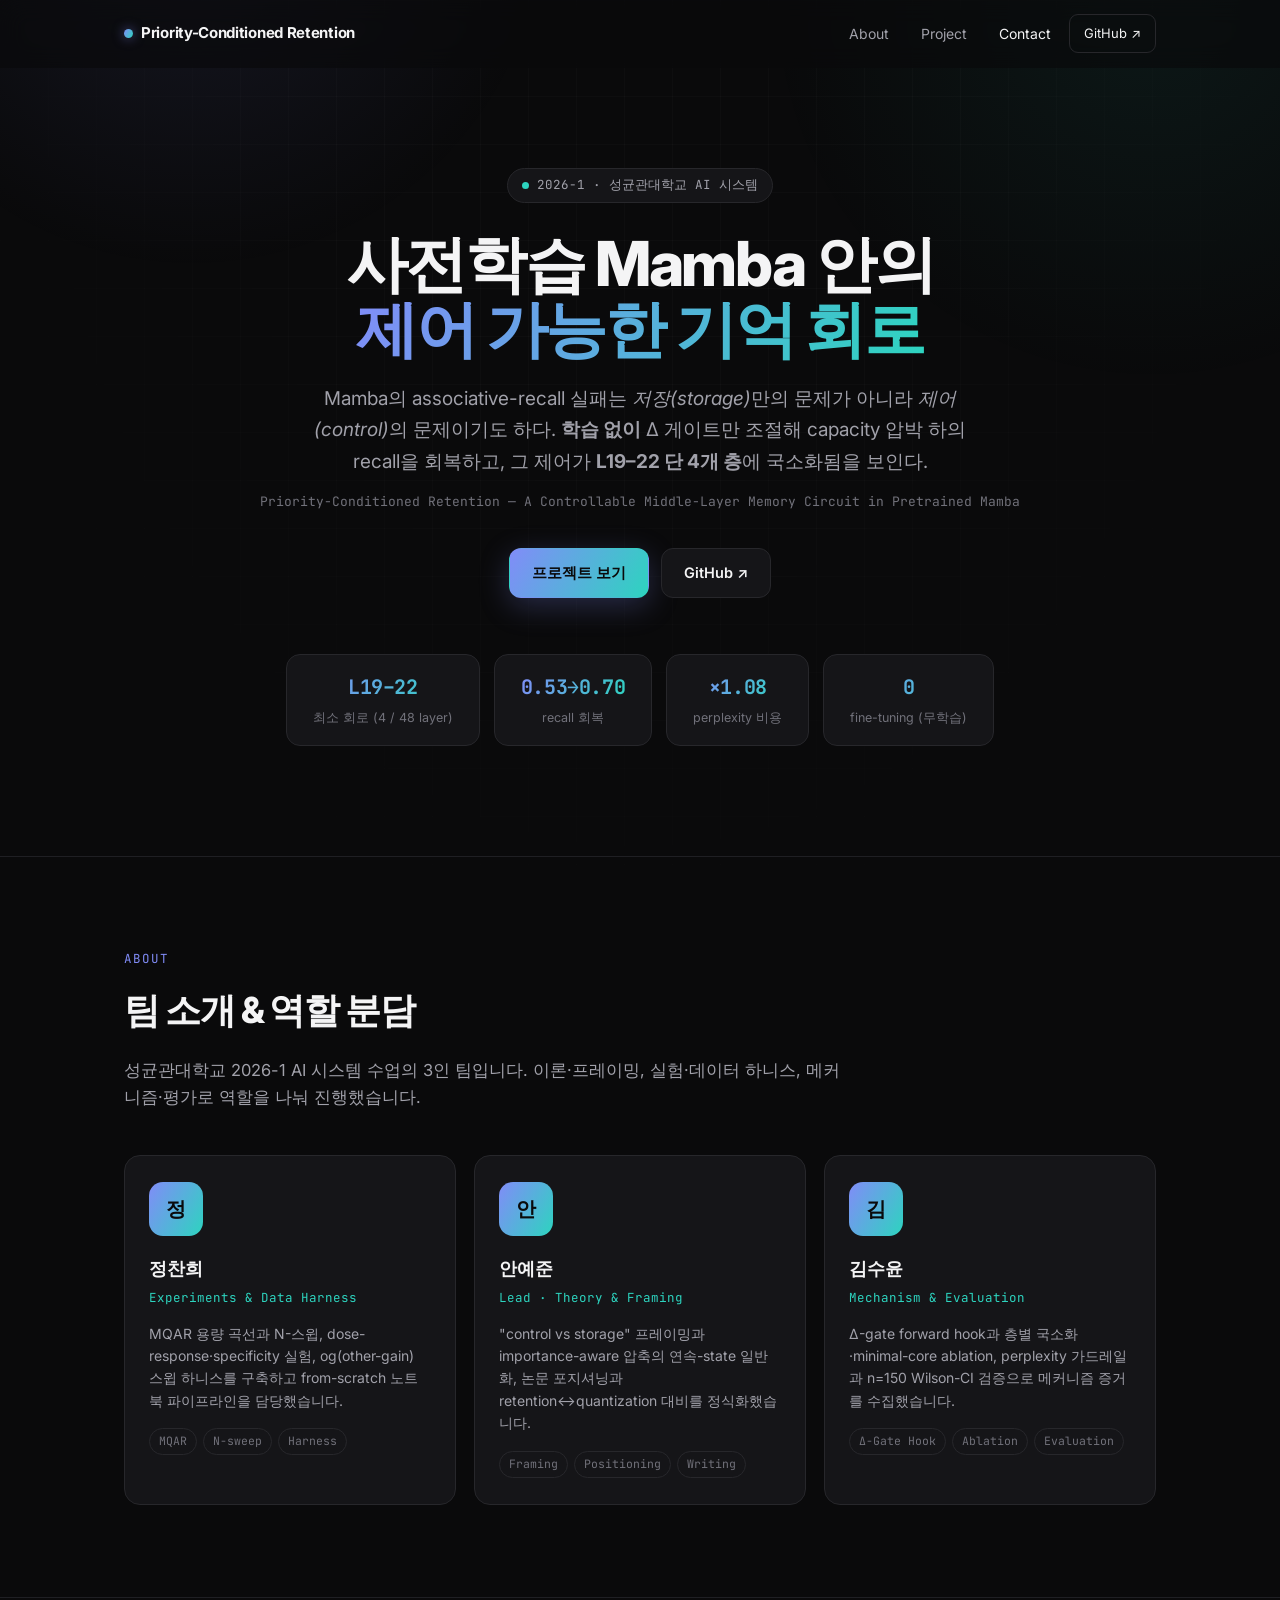
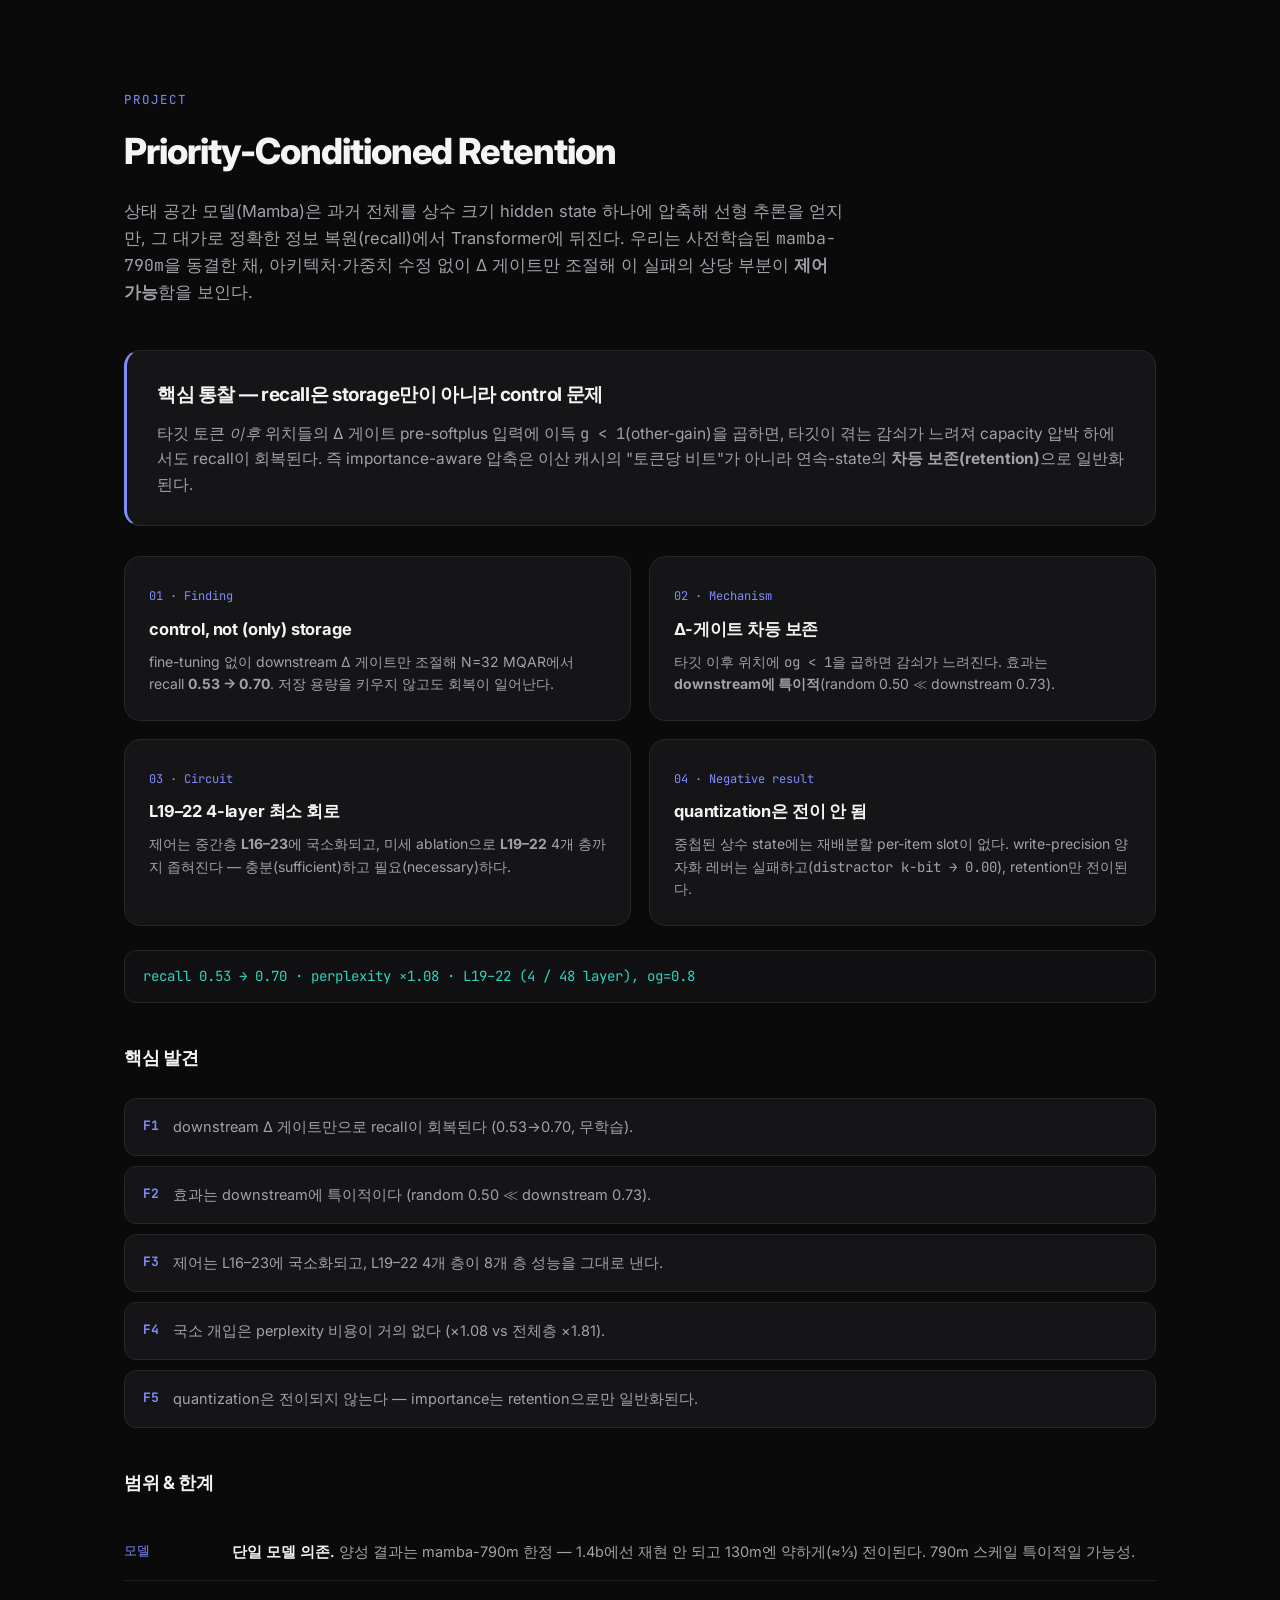
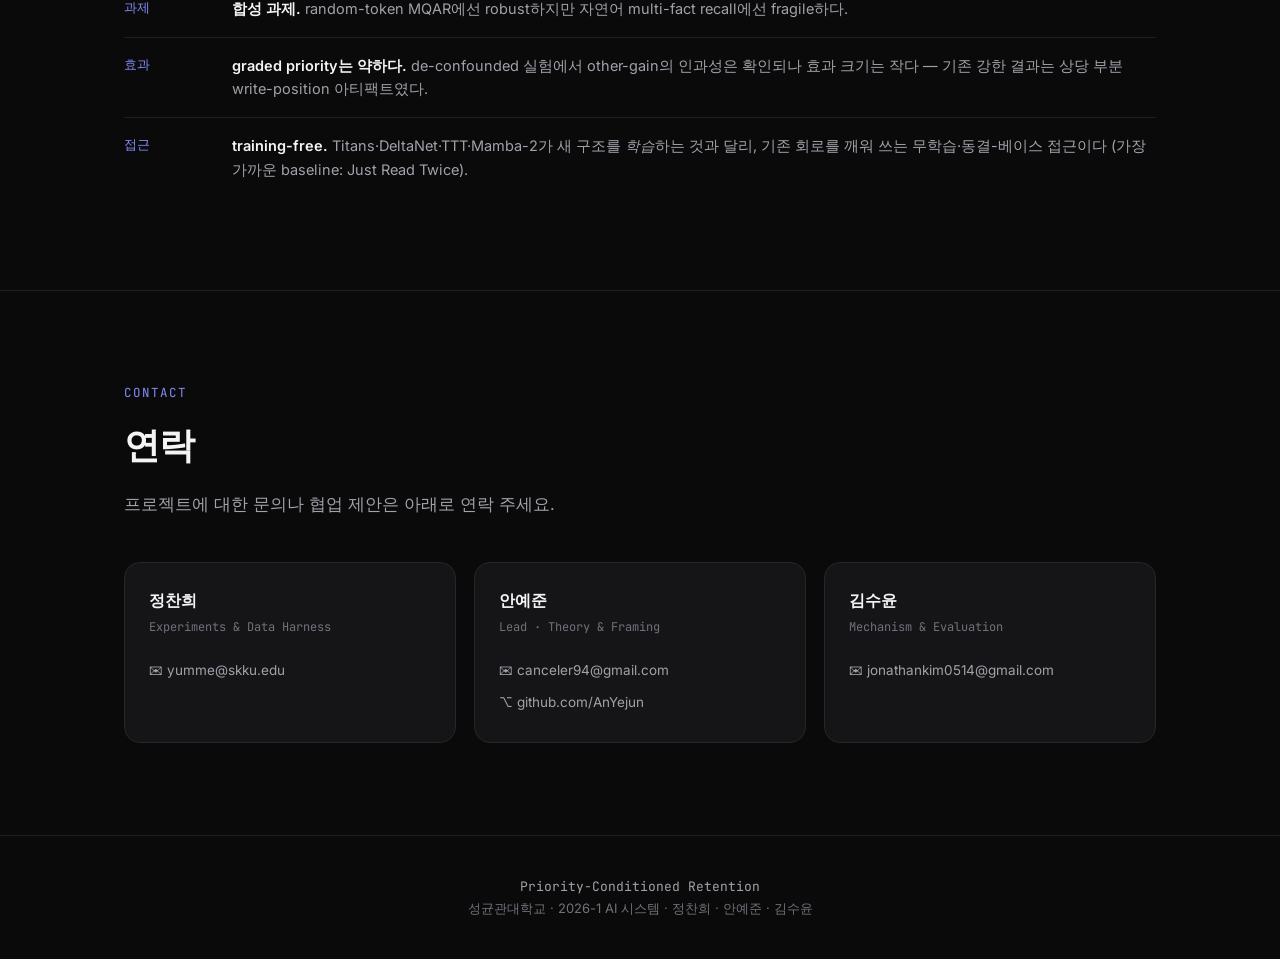
<file: site/index.html>
<!DOCTYPE html>
<html lang="ko">
<head>
  <meta charset="UTF-8" />
  <meta name="viewport" content="width=device-width, initial-scale=1.0" />
  <title>Priority-Conditioned Retention — SKKU AI System</title>
  <meta name="description" content="사전학습 Mamba 안의 제어 가능한 중간층 기억 회로. 학습 없이 Δ 게이트만 조절해 capacity 압박 하의 recall을 회복하고, L19–22 4-layer 최소 회로로 국소화한다. 성균관대 AI 시스템 팀 프로젝트." />
  <link rel="preconnect" href="https://fonts.googleapis.com" />
  <link rel="preconnect" href="https://fonts.gstatic.com" crossorigin />
  <link href="https://fonts.googleapis.com/css2?family=Inter:wght@400;500;600;700;800&family=JetBrains+Mono:wght@400;500&display=swap" rel="stylesheet" />
  <link rel="stylesheet" href="css/style.css" />
</head>
<body>

  <!-- ===== Nav ===== -->
  <nav class="nav">
    <div class="nav__inner">
      <a href="#top" class="nav__brand"><span class="dot"></span> Priority-Conditioned Retention</a>
      <button class="nav__burger" aria-label="menu">☰</button>
      <div class="nav__links">
        <a href="#about">About</a>
        <a href="#project">Project</a>
        <a href="#contact">Contact</a>
        <a href="https://github.com/AnYejun/mamba-quant-compression" class="nav__cta" target="_blank" rel="noopener">GitHub ↗</a>
      </div>
    </div>
  </nav>

  <!-- ===== Hero ===== -->
  <header class="hero" id="top">
    <div class="container">
      <span class="badge"><span class="pulse"></span> 2026-1 · 성균관대학교 AI 시스템</span>
      <h1>사전학습 Mamba 안의<br /><span class="accent-text">제어 가능한 기억 회로</span></h1>
      <p class="lede">Mamba의 associative-recall 실패는 <em>저장(storage)</em>만의 문제가 아니라
        <em>제어(control)</em>의 문제이기도 하다. <b>학습 없이</b> Δ 게이트만 조절해 capacity 압박 하의
        recall을 회복하고, 그 제어가 <b>L19–22 단 4개 층</b>에 국소화됨을 보인다.</p>
      <p class="sub mono">Priority-Conditioned Retention — A Controllable Middle-Layer Memory Circuit in Pretrained Mamba</p>
      <div class="hero__actions">
        <a href="#project" class="btn btn--primary">프로젝트 보기</a>
        <a href="https://github.com/AnYejun/mamba-quant-compression" class="btn btn--ghost" target="_blank" rel="noopener">GitHub ↗</a>
      </div>
      <div class="hero__stats">
        <div class="stat"><span class="stat__num accent-text">L19–22</span><span class="stat__label">최소 회로 (4 / 48 layer)</span></div>
        <div class="stat"><span class="stat__num accent-text">0.53→0.70</span><span class="stat__label">recall 회복</span></div>
        <div class="stat"><span class="stat__num accent-text">×1.08</span><span class="stat__label">perplexity 비용</span></div>
        <div class="stat"><span class="stat__num accent-text">0</span><span class="stat__label">fine-tuning (무학습)</span></div>
      </div>
    </div>
  </header>

  <!-- ===== About ===== -->
  <section class="section" id="about">
    <div class="container">
      <p class="section__eyebrow">About</p>
      <h2 class="section__title">팀 소개 &amp; 역할 분담</h2>
      <p class="section__intro">성균관대학교 2026-1 AI 시스템 수업의 3인 팀입니다. 이론·프레이밍,
        실험·데이터 하니스, 메커니즘·평가로 역할을 나눠 진행했습니다.</p>
      <div class="team-grid">
        <article class="member reveal">
          <div class="member__avatar">정</div>
          <div class="member__name">정찬희</div>
          <div class="member__role">Experiments &amp; Data Harness</div>
          <p class="member__desc">MQAR 용량 곡선과 N-스윕, dose-response·specificity 실험, og(other-gain) 스윕
            하니스를 구축하고 from-scratch 노트북 파이프라인을 담당했습니다.</p>
          <div class="member__tags"><span>MQAR</span><span>N-sweep</span><span>Harness</span></div>
        </article>
        <article class="member reveal">
          <div class="member__avatar">안</div>
          <div class="member__name">안예준</div>
          <div class="member__role">Lead · Theory &amp; Framing</div>
          <p class="member__desc">"control vs storage" 프레이밍과 importance-aware 압축의 연속-state 일반화,
            논문 포지셔닝과 retention↔quantization 대비를 정식화했습니다.</p>
          <div class="member__tags"><span>Framing</span><span>Positioning</span><span>Writing</span></div>
        </article>
        <article class="member reveal">
          <div class="member__avatar">김</div>
          <div class="member__name">김수윤</div>
          <div class="member__role">Mechanism &amp; Evaluation</div>
          <p class="member__desc">Δ-gate forward hook과 층별 국소화·minimal-core ablation, perplexity 가드레일과
            n=150 Wilson-CI 검증으로 메커니즘 증거를 수집했습니다.</p>
          <div class="member__tags"><span>Δ-Gate Hook</span><span>Ablation</span><span>Evaluation</span></div>
        </article>
      </div>
    </div>
  </section>

  <!-- ===== Project ===== -->
  <section class="section" id="project">
    <div class="container">
      <p class="section__eyebrow">Project</p>
      <h2 class="section__title">Priority-Conditioned Retention</h2>
      <p class="section__intro">상태 공간 모델(Mamba)은 과거 전체를 상수 크기 hidden state 하나에 압축해 선형 추론을 얻지만,
        그 대가로 정확한 정보 복원(recall)에서 Transformer에 뒤진다. 우리는 사전학습된
        <span class="mono">mamba-790m</span>을 동결한 채, 아키텍처·가중치 수정 없이 Δ 게이트만 조절해
        이 실패의 상당 부분이 <b>제어 가능</b>함을 보인다.</p>

      <div class="project-lead reveal">
        <h3>핵심 통찰 — recall은 storage만이 아니라 control 문제</h3>
        <p>타깃 토큰 <em>이후</em> 위치들의 Δ 게이트 pre-softplus 입력에 이득
          <span class="mono">g &lt; 1</span>(other-gain)을 곱하면, 타깃이 겪는 감쇠가 느려져 capacity 압박 하에서도
          recall이 회복된다. 즉 importance-aware 압축은 이산 캐시의 "토큰당 비트"가 아니라 연속-state의
          <b>차등 보존(retention)</b>으로 일반화된다.</p>
      </div>

      <div class="cards">
        <div class="card reveal">
          <span class="num">01 · Finding</span>
          <h4>control, not (only) storage</h4>
          <p>fine-tuning 없이 downstream Δ 게이트만 조절해 N=32 MQAR에서 recall
            <b>0.53 → 0.70</b>. 저장 용량을 키우지 않고도 회복이 일어난다.</p>
        </div>
        <div class="card reveal">
          <span class="num">02 · Mechanism</span>
          <h4>Δ-게이트 차등 보존</h4>
          <p>타깃 이후 위치에 <span class="mono">og &lt; 1</span>을 곱하면 감쇠가 느려진다.
            효과는 <b>downstream에 특이적</b>(random 0.50 ≪ downstream 0.73).</p>
        </div>
        <div class="card reveal">
          <span class="num">03 · Circuit</span>
          <h4>L19–22 4-layer 최소 회로</h4>
          <p>제어는 중간층 <b>L16–23</b>에 국소화되고, 미세 ablation으로
            <b>L19–22</b> 4개 층까지 좁혀진다 — 충분(sufficient)하고 필요(necessary)하다.</p>
        </div>
        <div class="card reveal">
          <span class="num">04 · Negative result</span>
          <h4>quantization은 전이 안 됨</h4>
          <p>중첩된 상수 state에는 재배분할 per-item slot이 없다. write-precision 양자화 레버는
            실패하고(<span class="mono">distractor k-bit → 0.00</span>), retention만 전이된다.</p>
        </div>
      </div>

      <div class="eq">recall 0.53 → 0.70   ·   perplexity ×1.08   ·   L19–22 (4 / 48 layer), og=0.8</div>

      <h3 style="margin-top:40px; font-size:18px; letter-spacing:-0.02em;">핵심 발견</h3>
      <ul class="hyp-list">
        <li><b>F1</b><span>downstream Δ 게이트만으로 recall이 회복된다 (0.53→0.70, 무학습).</span></li>
        <li><b>F2</b><span>효과는 downstream에 특이적이다 (random 0.50 ≪ downstream 0.73).</span></li>
        <li><b>F3</b><span>제어는 L16–23에 국소화되고, L19–22 4개 층이 8개 층 성능을 그대로 낸다.</span></li>
        <li><b>F4</b><span>국소 개입은 perplexity 비용이 거의 없다 (×1.08 vs 전체층 ×1.81).</span></li>
        <li><b>F5</b><span>quantization은 전이되지 않는다 — importance는 retention으로만 일반화된다.</span></li>
      </ul>

      <h3 style="margin-top:40px; font-size:18px; letter-spacing:-0.02em;">범위 &amp; 한계</h3>
      <div class="roadmap">
        <div class="roadmap__item reveal">
          <span class="roadmap__tier">모델</span>
          <span class="roadmap__body"><b>단일 모델 의존.</b> 양성 결과는 mamba-790m 한정 — 1.4b에선 재현 안 되고
            130m엔 약하게(≈⅓) 전이된다. 790m 스케일 특이적일 가능성.</span>
        </div>
        <div class="roadmap__item reveal">
          <span class="roadmap__tier">과제</span>
          <span class="roadmap__body"><b>합성 과제.</b> random-token MQAR에선 robust하지만 자연어 multi-fact
            recall에선 fragile하다.</span>
        </div>
        <div class="roadmap__item reveal">
          <span class="roadmap__tier">효과</span>
          <span class="roadmap__body"><b>graded priority는 약하다.</b> de-confounded 실험에서 other-gain의 인과성은
            확인되나 효과 크기는 작다 — 기존 강한 결과는 상당 부분 write-position 아티팩트였다.</span>
        </div>
        <div class="roadmap__item reveal">
          <span class="roadmap__tier">접근</span>
          <span class="roadmap__body"><b>training-free.</b> Titans·DeltaNet·TTT·Mamba-2가 새 구조를 <em>학습</em>하는 것과 달리,
            기존 회로를 깨워 쓰는 무학습·동결-베이스 접근이다 (가장 가까운 baseline: Just Read Twice).</span>
        </div>
      </div>
    </div>
  </section>

  <!-- ===== Contact ===== -->
  <section class="section" id="contact">
    <div class="container">
      <p class="section__eyebrow">Contact</p>
      <h2 class="section__title">연락</h2>
      <p class="section__intro">프로젝트에 대한 문의나 협업 제안은 아래로 연락 주세요.</p>
      <div class="contact-grid">
        <div class="contact-card reveal">
          <div class="who">정찬희</div>
          <div class="what">Experiments &amp; Data Harness</div>
          <a href="mailto:yumme@skku.edu">✉ yumme@skku.edu</a>
        </div>
        <div class="contact-card reveal">
          <div class="who">안예준</div>
          <div class="what">Lead · Theory &amp; Framing</div>
          <a href="mailto:canceler94@gmail.com">✉ canceler94@gmail.com</a>
          <a href="https://github.com/AnYejun" target="_blank" rel="noopener">⌥ github.com/AnYejun</a>
        </div>
        <div class="contact-card reveal">
          <div class="who">김수윤</div>
          <div class="what">Mechanism &amp; Evaluation</div>
          <a href="mailto:jonathankim0514@gmail.com">✉ jonathankim0514@gmail.com</a>
        </div>
      </div>
    </div>
  </section>

  <!-- ===== Footer ===== -->
  <footer class="footer">
    <div class="container">
      <p class="mono">Priority-Conditioned Retention</p>
      <p>성균관대학교 · 2026-1 AI 시스템 · 정찬희 · 안예준 · 김수윤</p>
    </div>
  </footer>

  <script src="js/main.js"></script>
</body>
</html>
</file>
<file: site/css/style.css>
/* ============================================================
   Mamba: The Quant Compression — SKKU AI System
   Dark minimal theme
   ============================================================ */

:root {
  --bg:        #0a0a0b;
  --bg-soft:   #101012;
  --surface:   #151518;
  --surface-2: #1b1b1f;
  --border:    #27272b;
  --border-soft: #1f1f23;
  --text:      #f4f4f5;
  --text-mut:  #a1a1aa;
  --text-dim:  #71717a;
  --accent:    #818cf8;
  --accent-2:  #2dd4bf;
  --grad: linear-gradient(120deg, #818cf8 0%, #2dd4bf 100%);
  --maxw: 1080px;
  --radius: 16px;
  --mono: ui-monospace, "SF Mono", "JetBrains Mono", "Menlo", monospace;
  --sans: "Inter", -apple-system, BlinkMacSystemFont, "Segoe UI", "Pretendard",
          "Apple SD Gothic Neo", "Malgun Gothic", sans-serif;
}

* { box-sizing: border-box; margin: 0; padding: 0; }

html { scroll-behavior: smooth; scroll-padding-top: 84px; }

body {
  font-family: var(--sans);
  background: var(--bg);
  color: var(--text);
  line-height: 1.65;
  -webkit-font-smoothing: antialiased;
  text-rendering: optimizeLegibility;
  overflow-x: hidden;
}

/* subtle grid / glow backdrop */
body::before {
  content: "";
  position: fixed;
  inset: 0;
  z-index: -2;
  background:
    radial-gradient(600px circle at 15% -10%, rgba(129,140,248,0.10), transparent 60%),
    radial-gradient(700px circle at 90% 0%, rgba(45,212,191,0.07), transparent 55%);
  pointer-events: none;
}
body::after {
  content: "";
  position: fixed;
  inset: 0;
  z-index: -1;
  background-image:
    linear-gradient(rgba(255,255,255,0.018) 1px, transparent 1px),
    linear-gradient(90deg, rgba(255,255,255,0.018) 1px, transparent 1px);
  background-size: 48px 48px;
  mask-image: radial-gradient(ellipse at 50% 0%, #000 35%, transparent 80%);
  pointer-events: none;
}

a { color: inherit; text-decoration: none; }
::selection { background: rgba(129,140,248,0.35); }

.container { max-width: var(--maxw); margin: 0 auto; padding: 0 24px; }

.accent-text {
  background: var(--grad);
  -webkit-background-clip: text;
  background-clip: text;
  color: transparent;
}

.mono { font-family: var(--mono); }

/* ---------------- Nav ---------------- */
.nav {
  position: fixed;
  top: 0; left: 0; right: 0;
  z-index: 50;
  backdrop-filter: blur(12px);
  background: rgba(10,10,11,0.66);
  border-bottom: 1px solid transparent;
  transition: border-color .3s ease, background .3s ease;
}
.nav.scrolled { border-bottom: 1px solid var(--border-soft); }
.nav__inner {
  max-width: var(--maxw);
  margin: 0 auto;
  padding: 14px 24px;
  display: flex;
  align-items: center;
  justify-content: space-between;
}
.nav__brand {
  font-weight: 700;
  letter-spacing: -0.02em;
  font-size: 15px;
  display: flex; align-items: center; gap: 8px;
}
.nav__brand .dot {
  width: 9px; height: 9px; border-radius: 50%;
  background: var(--grad);
  box-shadow: 0 0 12px rgba(129,140,248,0.6);
}
.nav__links { display: flex; gap: 4px; align-items: center; }
.nav__links a {
  font-size: 14px;
  color: var(--text-mut);
  padding: 8px 14px;
  border-radius: 9px;
  transition: color .2s, background .2s;
}
.nav__links a:hover { color: var(--text); background: var(--surface-2); }
.nav__links a.active { color: var(--text); }
.nav__cta {
  font-size: 13px !important;
  border: 1px solid var(--border);
  color: var(--text) !important;
}
.nav__cta:hover { border-color: var(--accent); background: rgba(129,140,248,0.08) !important; }
.nav__burger { display: none; background: none; border: 0; color: var(--text); cursor: pointer; font-size: 22px; }

/* ---------------- Hero ---------------- */
.hero {
  padding: 168px 0 110px;
  text-align: center;
}
.badge {
  display: inline-flex; align-items: center; gap: 8px;
  font-size: 12.5px; font-family: var(--mono);
  color: var(--text-mut);
  border: 1px solid var(--border);
  background: var(--surface);
  padding: 6px 14px; border-radius: 999px;
  margin-bottom: 28px;
}
.badge .pulse {
  width: 7px; height: 7px; border-radius: 50%; background: var(--accent-2);
  box-shadow: 0 0 0 0 rgba(45,212,191,0.6);
  animation: pulse 2.2s infinite;
}
@keyframes pulse {
  0% { box-shadow: 0 0 0 0 rgba(45,212,191,0.45); }
  70% { box-shadow: 0 0 0 8px rgba(45,212,191,0); }
  100% { box-shadow: 0 0 0 0 rgba(45,212,191,0); }
}
.hero h1 {
  font-size: clamp(34px, 6vw, 62px);
  line-height: 1.05;
  letter-spacing: -0.035em;
  font-weight: 800;
  margin-bottom: 22px;
}
.hero p.lede {
  max-width: 660px; margin: 0 auto 14px;
  font-size: clamp(16px, 2.1vw, 19px);
  color: var(--text-mut);
}
.hero .sub {
  font-family: var(--mono);
  font-size: 13px; color: var(--text-dim);
  margin-bottom: 36px;
}
.hero__actions { display: flex; gap: 12px; justify-content: center; flex-wrap: wrap; }
.btn {
  display: inline-flex; align-items: center; gap: 8px;
  padding: 12px 22px; border-radius: 12px;
  font-size: 14.5px; font-weight: 600;
  transition: transform .15s, box-shadow .2s, background .2s, border-color .2s;
  border: 1px solid transparent;
}
.btn:hover { transform: translateY(-2px); }
.btn--primary { background: var(--grad); color: #0a0a0b; box-shadow: 0 8px 30px rgba(129,140,248,0.25); }
.btn--ghost { border-color: var(--border); color: var(--text); background: var(--surface); }
.btn--ghost:hover { border-color: var(--accent); }

.hero__stats {
  display: flex; justify-content: center; flex-wrap: wrap;
  gap: 14px; margin-top: 56px;
}
.stat {
  background: var(--surface); border: 1px solid var(--border);
  border-radius: 14px; padding: 16px 26px; min-width: 130px;
  transition: border-color .2s, transform .2s;
}
.stat:hover { border-color: var(--accent); transform: translateY(-3px); }
.stat__num { display: block; font-family: var(--mono); font-size: 20px; font-weight: 700; letter-spacing: -0.02em; }
.stat__label { display: block; font-size: 12.5px; color: var(--text-dim); margin-top: 4px; }
@media (max-width: 540px) { .stat { min-width: 0; flex: 1 1 40%; padding: 14px 16px; } }

/* ---------------- Sections ---------------- */
.section { padding: 92px 0; border-top: 1px solid var(--border-soft); }
.section__eyebrow {
  font-family: var(--mono); font-size: 12.5px;
  color: var(--accent); letter-spacing: 0.08em; text-transform: uppercase;
  margin-bottom: 12px;
}
.section__title {
  font-size: clamp(26px, 4vw, 36px); font-weight: 800;
  letter-spacing: -0.03em; margin-bottom: 16px;
}
.section__intro { color: var(--text-mut); max-width: 720px; font-size: 16.5px; margin-bottom: 44px; }

/* ---------------- About / team ---------------- */
.team-grid {
  display: grid; grid-template-columns: repeat(3, 1fr); gap: 18px;
}
.member {
  background: var(--surface);
  border: 1px solid var(--border);
  border-radius: var(--radius);
  padding: 26px 24px;
  transition: transform .2s, border-color .2s, background .2s;
}
.member:hover { transform: translateY(-4px); border-color: var(--accent); background: var(--surface-2); }
.member__avatar {
  width: 54px; height: 54px; border-radius: 14px;
  display: grid; place-items: center;
  font-weight: 800; font-size: 20px; color: #0a0a0b;
  background: var(--grad); margin-bottom: 18px;
  letter-spacing: -0.02em;
}
.member__name { font-size: 18px; font-weight: 700; }
.member__role {
  font-family: var(--mono); font-size: 12.5px; color: var(--accent-2);
  margin: 4px 0 14px;
}
.member__desc { font-size: 14px; color: var(--text-mut); line-height: 1.6; }
.member__tags { display: flex; flex-wrap: wrap; gap: 6px; margin-top: 16px; }
.member__tags span {
  font-size: 11.5px; font-family: var(--mono);
  color: var(--text-dim); border: 1px solid var(--border);
  padding: 3px 9px; border-radius: 999px;
}

/* ---------------- Project ---------------- */
.project-lead {
  background: var(--surface);
  border: 1px solid var(--border);
  border-left: 3px solid var(--accent);
  border-radius: var(--radius);
  padding: 28px 30px;
  margin-bottom: 30px;
}
.project-lead h3 { font-size: 19px; margin-bottom: 10px; letter-spacing: -0.02em; }
.project-lead p { color: var(--text-mut); font-size: 15.5px; }

.cards { display: grid; grid-template-columns: repeat(2, 1fr); gap: 18px; }
.card {
  background: var(--surface);
  border: 1px solid var(--border);
  border-radius: var(--radius);
  padding: 24px;
  transition: border-color .2s, transform .2s;
}
.card:hover { border-color: var(--border); transform: translateY(-3px); }
.card .num { font-family: var(--mono); font-size: 12px; color: var(--accent); }
.card h4 { font-size: 16.5px; margin: 8px 0 8px; letter-spacing: -0.01em; }
.card p { font-size: 14px; color: var(--text-mut); line-height: 1.6; }

.eq {
  font-family: var(--mono); font-size: 14px;
  background: var(--bg-soft); border: 1px solid var(--border);
  color: var(--accent-2);
  padding: 14px 18px; border-radius: 12px; margin: 24px 0;
  overflow-x: auto; white-space: nowrap;
}
.hyp-list { list-style: none; display: grid; gap: 10px; margin-top: 26px; }
.hyp-list li {
  display: flex; gap: 14px; align-items: flex-start;
  background: var(--surface); border: 1px solid var(--border);
  border-radius: 12px; padding: 16px 18px;
  font-size: 14.5px; color: var(--text-mut);
}
.hyp-list li b { color: var(--accent); font-family: var(--mono); font-size: 13px; flex-shrink: 0; }

.roadmap { display: grid; gap: 0; margin-top: 26px; position: relative; }
.roadmap__item {
  display: grid; grid-template-columns: 90px 1fr; gap: 18px;
  padding: 16px 0; border-top: 1px solid var(--border-soft);
}
.roadmap__item:first-child { border-top: 0; }
.roadmap__tier { font-family: var(--mono); font-size: 13px; color: var(--accent); }
.roadmap__body { font-size: 14.5px; color: var(--text-mut); }
.roadmap__body b { color: var(--text); font-weight: 600; }

/* ---------------- Contact ---------------- */
.contact-grid { display: grid; grid-template-columns: repeat(3, 1fr); gap: 18px; }
.contact-card {
  background: var(--surface); border: 1px solid var(--border);
  border-radius: var(--radius); padding: 24px;
  transition: border-color .2s, transform .2s;
}
.contact-card:hover { border-color: var(--accent); transform: translateY(-3px); }
.contact-card .who { font-weight: 700; font-size: 16px; margin-bottom: 4px; }
.contact-card .what { font-family: var(--mono); font-size: 12px; color: var(--text-dim); margin-bottom: 16px; }
.contact-card a {
  display: flex; align-items: center; gap: 8px;
  font-size: 13.5px; color: var(--text-mut); padding: 5px 0;
  transition: color .2s;
}
.contact-card a:hover { color: var(--accent-2); }

/* ---------------- Footer ---------------- */
.footer {
  border-top: 1px solid var(--border-soft);
  padding: 40px 0;
  text-align: center;
  color: var(--text-dim);
  font-size: 13px;
}
.footer .mono { color: var(--text-mut); }

/* ---------------- Reveal animation ---------------- */
.reveal { opacity: 0; transform: translateY(18px); transition: opacity .6s ease, transform .6s ease; }
.reveal.in { opacity: 1; transform: none; }

/* ---------------- Responsive ---------------- */
@media (max-width: 820px) {
  .team-grid, .cards, .contact-grid { grid-template-columns: 1fr; }
  .nav__links { display: none; }
  .nav__burger { display: block; }
  .nav__links.open {
    display: flex; flex-direction: column;
    position: absolute; top: 60px; right: 16px;
    background: var(--surface); border: 1px solid var(--border);
    border-radius: 14px; padding: 10px; min-width: 180px;
  }
  .hero { padding: 130px 0 80px; }
  .roadmap__item { grid-template-columns: 1fr; gap: 4px; }
}

@media (prefers-reduced-motion: reduce) {
  * { animation: none !important; transition: none !important; scroll-behavior: auto; }
  .reveal { opacity: 1; transform: none; }
}
</file>
